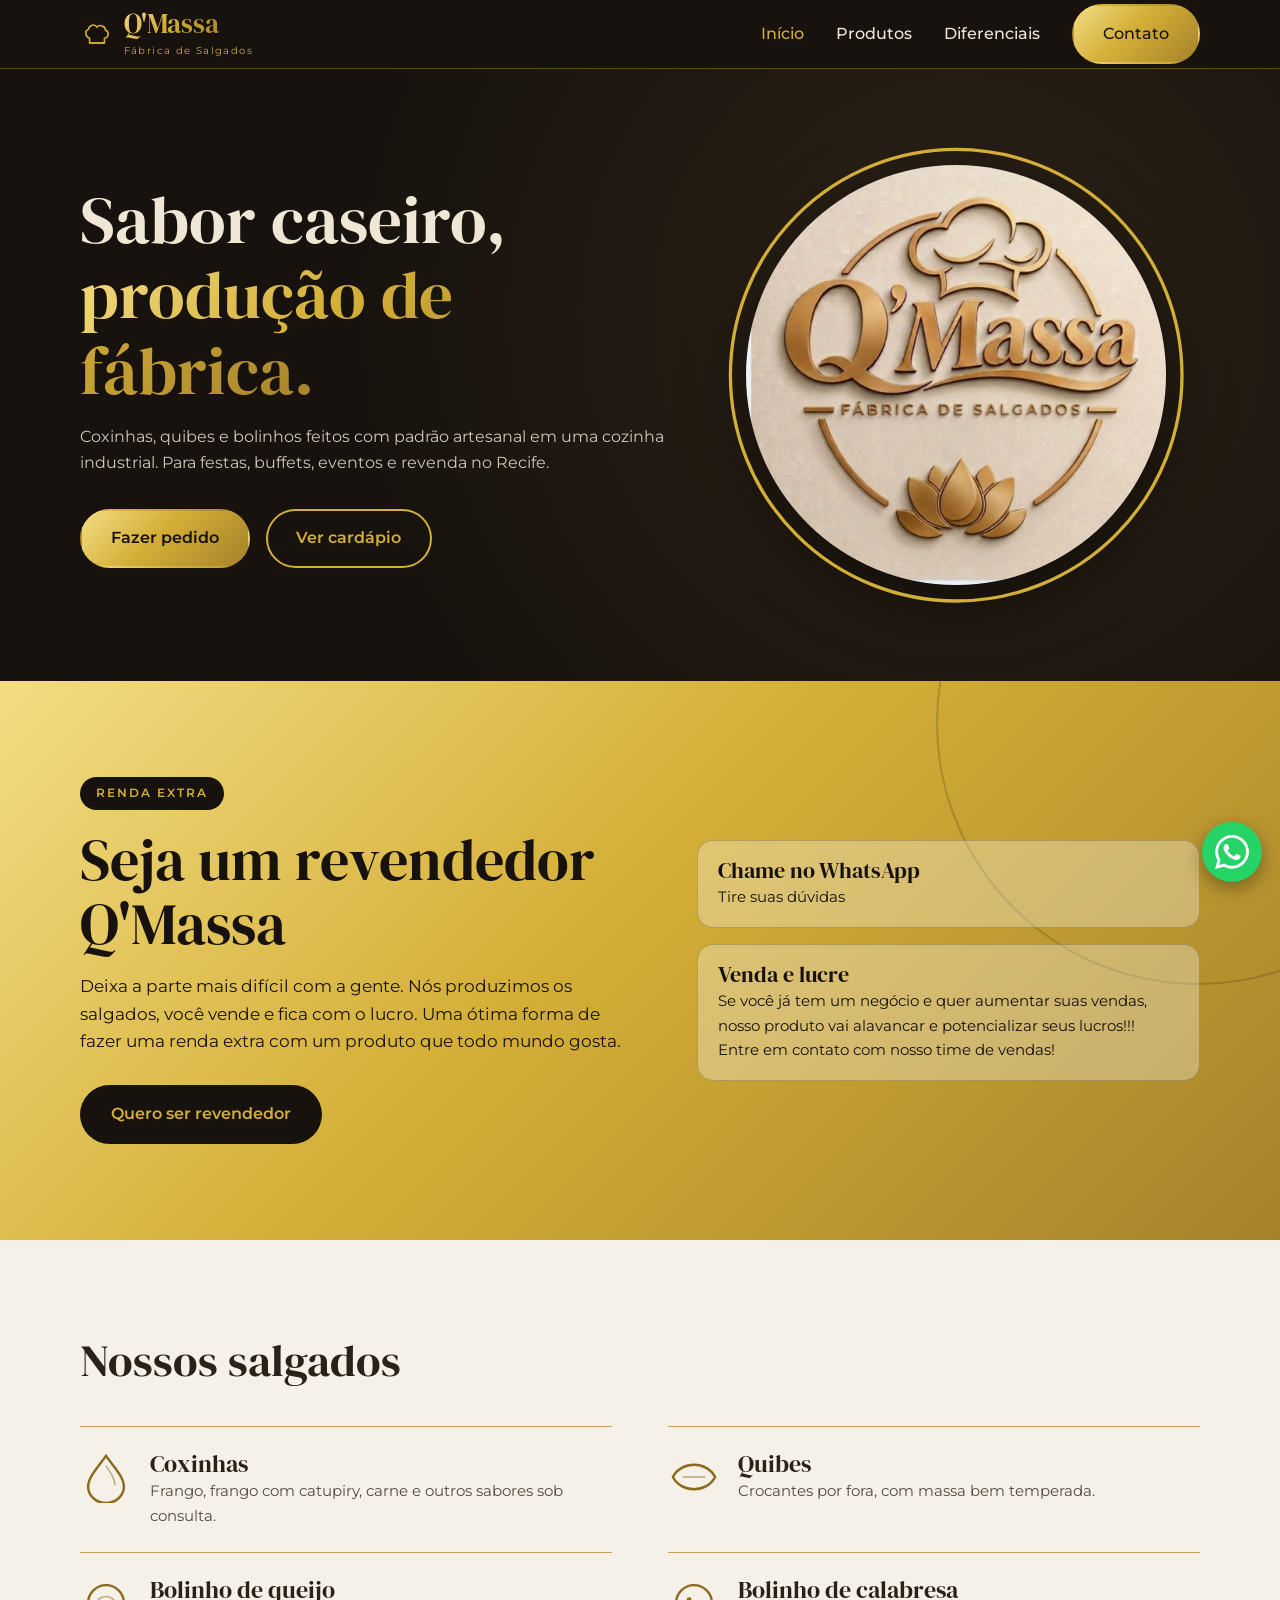
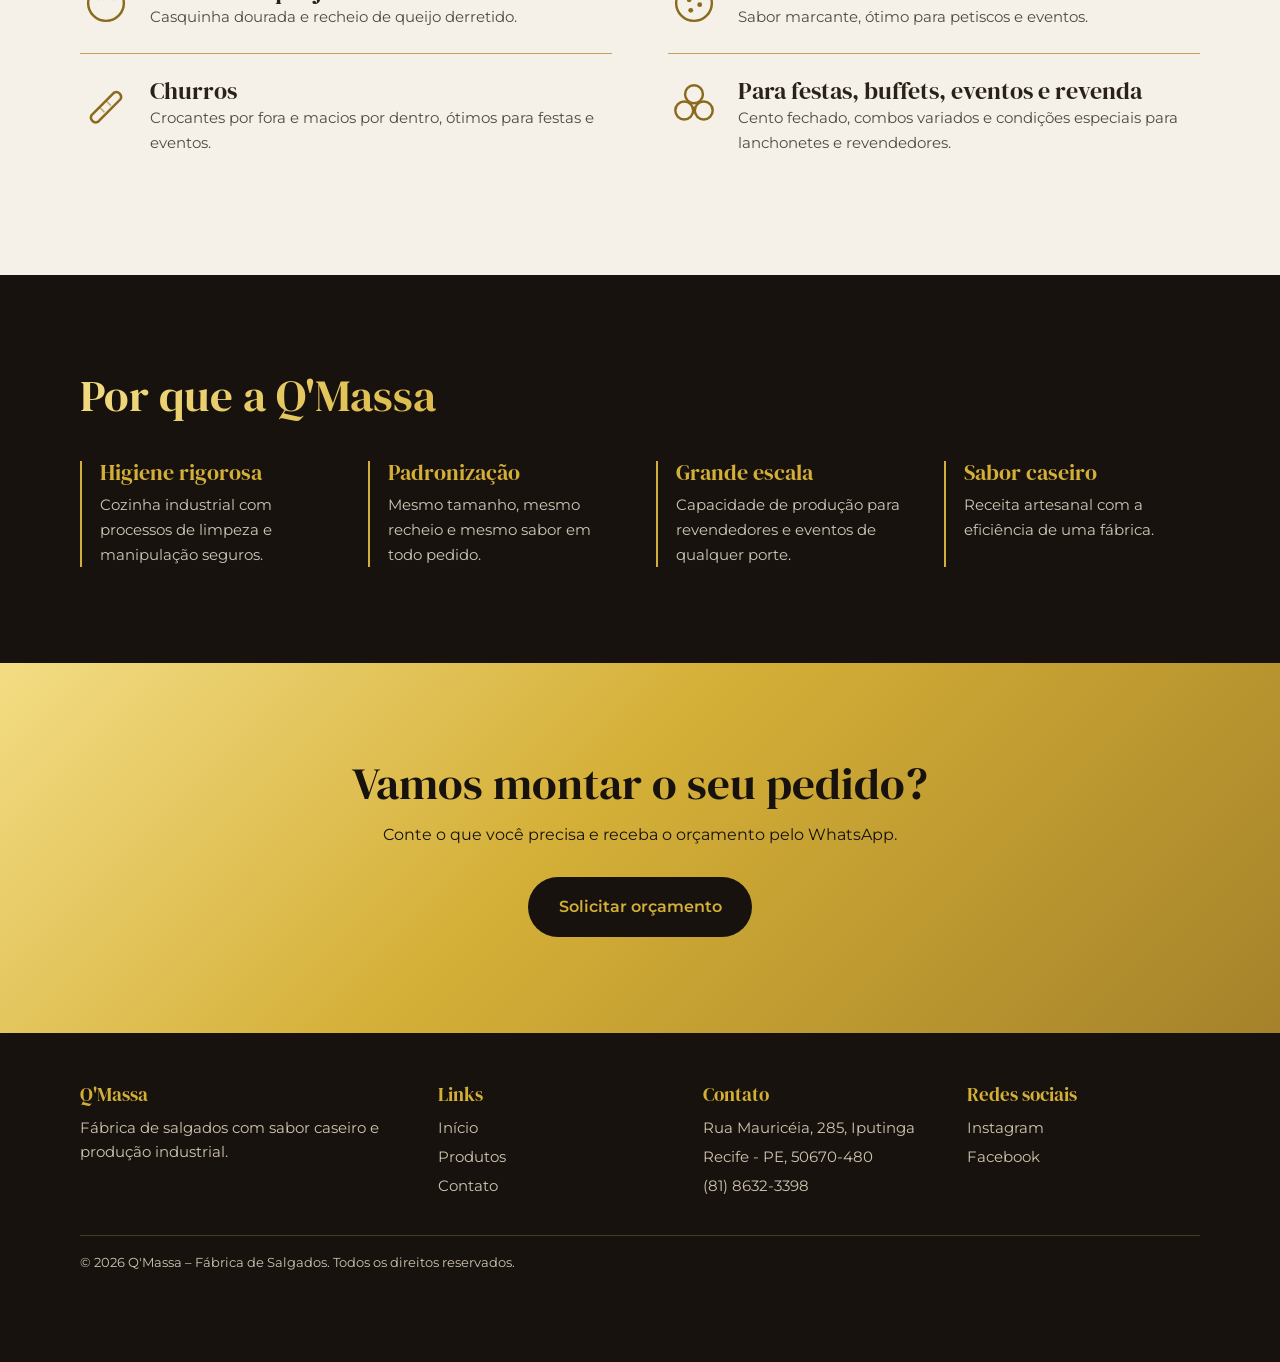
<file: index.html>
<!DOCTYPE html>
<html lang="pt-BR">
<head>
  <meta charset="UTF-8">
  <meta name="viewport" content="width=device-width, initial-scale=1">
  <title>Q'Massa – Fábrica de Salgados | Coxinhas, quibes e bolinhos</title>
  <meta name="description" content="Fábrica de salgados no Recife: coxinhas, quibes, bolinhos de queijo e de calabresa, churros para festas, buffets, eventos e revenda.">
  <link rel="preconnect" href="https://fonts.googleapis.com">
  <link rel="preconnect" href="https://fonts.gstatic.com" crossorigin>
  <link href="https://fonts.googleapis.com/css2?family=DM+Serif+Display&family=Montserrat:wght@400;500;600&display=swap" rel="stylesheet">
  <link rel="stylesheet" href="css/style.css?v=3">
</head>
<body>

<!-- Ícones dos salgados (reutilizados com <use>) -->
<svg width="0" height="0" style="position:absolute" aria-hidden="true">
  <symbol id="i-coxinha" viewBox="0 0 64 64"><path d="M32 6c10 14 22 26 22 38a22 20 0 0 1-44 0C10 32 22 20 32 6z" fill="none" stroke="currentColor" stroke-width="3"/><path d="M32 18c5 8 11 15 11 24" fill="none" stroke="currentColor" stroke-width="2" opacity=".5"/></symbol>
  <symbol id="i-quibe" viewBox="0 0 64 64"><path d="M6 32C16 12 48 12 58 32 48 52 16 52 6 32z" fill="none" stroke="currentColor" stroke-width="3"/><path d="M18 32h28" stroke="currentColor" stroke-width="2" opacity=".5"/></symbol>
  <symbol id="i-bolinho" viewBox="0 0 64 64"><circle cx="32" cy="32" r="22" fill="none" stroke="currentColor" stroke-width="3"/><path d="M22 28q10-8 20 0" fill="none" stroke="currentColor" stroke-width="2" opacity=".5"/></symbol>
  <symbol id="i-calabresa" viewBox="0 0 64 64"><circle cx="32" cy="32" r="22" fill="none" stroke="currentColor" stroke-width="3"/><circle cx="26" cy="28" r="3" fill="currentColor"/><circle cx="39" cy="34" r="3" fill="currentColor"/><circle cx="28" cy="41" r="3" fill="currentColor"/></symbol>
  <symbol id="i-churros" viewBox="0 0 64 64"><path d="M14 46 42 18a6 6 0 0 1 8 8L22 54a6 6 0 0 1-8-8z" fill="none" stroke="currentColor" stroke-width="3"/><path d="M24 36l6 6M32 28l6 6" stroke="currentColor" stroke-width="2" opacity=".5"/></symbol>
  <symbol id="i-festa" viewBox="0 0 64 64"><circle cx="20" cy="40" r="11" fill="none" stroke="currentColor" stroke-width="3"/><circle cx="44" cy="40" r="11" fill="none" stroke="currentColor" stroke-width="3"/><circle cx="32" cy="20" r="11" fill="none" stroke="currentColor" stroke-width="3"/></symbol>
</svg>

<!-- Cabeçalho -->
<header class="topo">
  <div class="wrap topo__in">
    <a class="marca" href="index.html" aria-label="Q'Massa – página inicial">
      <svg viewBox="0 0 64 64" fill="none" stroke="currentColor" stroke-width="3" aria-hidden="true"><path d="M18 40c-8-2-10-14-2-17 1-8 12-11 16-4 5-6 16-2 16 6 8 3 6 14-2 15v9H18z"/><path d="M18 49h28"/></svg>
      <span><b class="ouro">Q'Massa</b><small>Fábrica de Salgados</small></span>
    </a>
    <button class="menu-btn" aria-expanded="false" aria-controls="nav">Menu</button>
    <nav class="nav" id="nav" aria-label="Principal">
      <a href="index.html" aria-current="page">Início</a>
      <a href="#produtos">Produtos</a>
      <a href="#diferenciais">Diferenciais</a>
      <a class="btn" href="contato/index.html">Contato</a>
    </nav>
  </div>
</header>

<main>
  <!-- Hero -->
  <section class="hero">
    <div class="wrap hero__in">
      <div>
        <h1>Sabor caseiro, <span class="ouro">produção de fábrica.</span></h1>
        <p class="lede">Coxinhas, quibes e bolinhos feitos com padrão artesanal em uma cozinha industrial. Para festas, buffets, eventos e revenda no Recife.</p>
        <div class="acoes">
          <a class="btn" href="contato/index.html">Fazer pedido</a>
          <a class="btn btn--linha" href="#produtos">Ver cardápio</a>
        </div>
      </div>
      <div class="selo">
        <img src="assets/logo.png" alt="Logomarca Q'Massa – Fábrica de Salgados" width="420" height="420">
        <!-- Anel dourado que se desenha ao carregar a página -->
        <svg viewBox="0 0 100 100" aria-hidden="true"><circle cx="50" cy="50" r="48"/></svg>
      </div>
    </div>
  </section>

  <!-- Renda extra: revendedor parceiro -->
  <section class="revenda" id="revendedor" aria-labelledby="rev-titulo">
    <div class="wrap revenda__in">
      <div class="revenda__texto">
        <span class="revenda__tag">Renda extra</span>
        <h2 id="rev-titulo">Seja um revendedor Q'Massa</h2>
        <p>Deixa a parte mais difícil com a gente. Nós produzimos os salgados, você vende e fica com o lucro. 
Uma ótima forma de fazer uma renda extra com um produto que todo mundo gosta.</p>
        <a class="btn btn--escuro" target="_blank" rel="noopener"
           href="https://wa.me/558186323398?text=Ol%C3%A1!%20Tenho%20interesse%20em%20ser%20revendedor%20parceiro%20da%20Q%27Massa%20e%20gostaria%20de%20saber%20como%20funciona.">Quero ser revendedor</a>
      </div>
      <ul class="revenda__passos">
        <li><div><h3>Chame no WhatsApp</h3><p>Tire suas dúvidas</p></div></li>
        <li><div><h3>Venda e lucre</h3><p>Se você já tem um negócio e quer aumentar suas vendas, nosso produto vai alavancar e potencializar seus lucros!!! Entre em contato com nosso time de vendas!</p></div></li>
      </ul>
    </div>
  </section>

  <!-- Produtos -->
  <section class="sec" id="produtos">
    <div class="wrap">
      <h2>Nossos salgados</h2>
      <div class="menu-lista">
        <article class="item"><svg><use href="#i-coxinha"/></svg><div><h3>Coxinhas</h3><p>Frango, frango com catupiry, carne e outros sabores sob consulta.</p></div></article>
        <article class="item"><svg><use href="#i-quibe"/></svg><div><h3>Quibes</h3><p>Crocantes por fora, com massa bem temperada.</p></div></article>
        <article class="item"><svg><use href="#i-bolinho"/></svg><div><h3>Bolinho de queijo</h3><p>Casquinha dourada e recheio de queijo derretido.</p></div></article>
        <article class="item"><svg><use href="#i-calabresa"/></svg><div><h3>Bolinho de calabresa</h3><p>Sabor marcante, ótimo para petiscos e eventos.</p></div></article>
        <article class="item"><svg><use href="#i-churros"/></svg><div><h3>Churros</h3><p>Crocantes por fora e macios por dentro, ótimos para festas e eventos.</p></div></article>
        <article class="item"><svg><use href="#i-festa"/></svg><div><h3>Para festas, buffets, eventos e revenda</h3><p>Cento fechado, combos variados e condições especiais para lanchonetes e revendedores.</p></div></article>
      </div>
    </div>
  </section>

  <!-- Diferenciais -->
  <section class="sec escuro" id="diferenciais">
    <div class="wrap">
      <h2 class="ouro">Por que a Q'Massa</h2>
      <div class="dif">
        <div><h3>Higiene rigorosa</h3><p>Cozinha industrial com processos de limpeza e manipulação seguros.</p></div>
        <div><h3>Padronização</h3><p>Mesmo tamanho, mesmo recheio e mesmo sabor em todo pedido.</p></div>
        <div><h3>Grande escala</h3><p>Capacidade de produção para revendedores e eventos de qualquer porte.</p></div>
        <div><h3>Sabor caseiro</h3><p>Receita artesanal com a eficiência de uma fábrica.</p></div>
      </div>
    </div>
  </section>

  <!-- Chamada final -->
  <section class="sec chamada">
    <div class="wrap">
      <h2>Vamos montar o seu pedido?</h2>
      <p>Conte o que você precisa e receba o orçamento pelo WhatsApp.</p>
      <a class="btn btn--escuro" href="contato/index.html">Solicitar orçamento</a>
    </div>
  </section>
</main>

<!-- Rodapé -->
<footer class="rodape">
  <div class="wrap">
    <div class="rodape__in">
      <div><h4>Q'Massa</h4><p>Fábrica de salgados com sabor caseiro e produção industrial.</p></div>
      <div><h4>Links</h4><ul><li><a href="index.html">Início</a></li><li><a href="#produtos">Produtos</a></li><li><a href="contato/index.html">Contato</a></li></ul></div>
      <div><h4>Contato</h4><ul><li>Rua Mauricéia, 285, Iputinga</li><li>Recife - PE, 50670-480</li><li><a href="tel:+558186323398">(81) 8632-3398</a></li></ul></div>
      <!-- Troque o "#" pelos links reais das redes sociais -->
      <div><h4>Redes sociais</h4><ul><li><a href="#">Instagram</a></li><li><a href="#">Facebook</a></li></ul></div>
    </div>
    <p class="fim">© <span id="ano">2026</span> Q'Massa – Fábrica de Salgados. Todos os direitos reservados.</p>
  </div>
</footer>

<!-- Botão flutuante do WhatsApp -->
<a class="zap" target="_blank" rel="noopener" aria-label="Falar com a Q'Massa no WhatsApp"
   href="https://wa.me/558186323398?text=Ol%C3%A1!%20Vim%20pelo%20site%20da%20Q%27Massa%20e%20gostaria%20de%20fazer%20um%20or%C3%A7amento%20de%20salgados.">
  <svg viewBox="0 0 24 24" fill="currentColor" aria-hidden="true"><path d="M17.472 14.382c-.297-.149-1.758-.867-2.03-.967-.273-.099-.471-.148-.67.15-.197.297-.767.966-.94 1.164-.173.199-.347.223-.644.075-.297-.15-1.255-.463-2.39-1.475-.883-.788-1.48-1.761-1.653-2.059-.173-.297-.018-.458.13-.606.134-.133.298-.347.446-.52.149-.174.198-.298.298-.497.099-.198.05-.371-.025-.52-.075-.149-.669-1.612-.916-2.207-.242-.579-.487-.5-.669-.51-.173-.008-.371-.01-.57-.01-.198 0-.52.074-.792.372-.272.297-1.04 1.016-1.04 2.479 0 1.462 1.065 2.875 1.213 3.074.149.198 2.096 3.2 5.077 4.487.709.306 1.262.489 1.694.625.712.227 1.36.195 1.871.118.571-.085 1.758-.719 2.006-1.413.248-.694.248-1.289.173-1.413-.074-.124-.272-.198-.57-.347m-5.421 7.403h-.004a9.87 9.87 0 01-5.031-1.378l-.361-.214-3.741.982.998-3.648-.235-.374a9.86 9.86 0 01-1.51-5.26c.001-5.45 4.436-9.884 9.888-9.884 2.64 0 5.122 1.03 6.988 2.898a9.825 9.825 0 012.893 6.994c-.003 5.45-4.437 9.884-9.885 9.884m8.413-18.297A11.815 11.815 0 0012.05 0C5.495 0 .16 5.335.157 11.892c0 2.096.547 4.142 1.588 5.945L.057 24l6.305-1.654a11.882 11.882 0 005.683 1.448h.005c6.554 0 11.89-5.335 11.893-11.893a11.821 11.821 0 00-3.48-8.413z"/></svg>
</a>

<script src="js/main.js?v=3"></script>
</body>
</html>
</file>
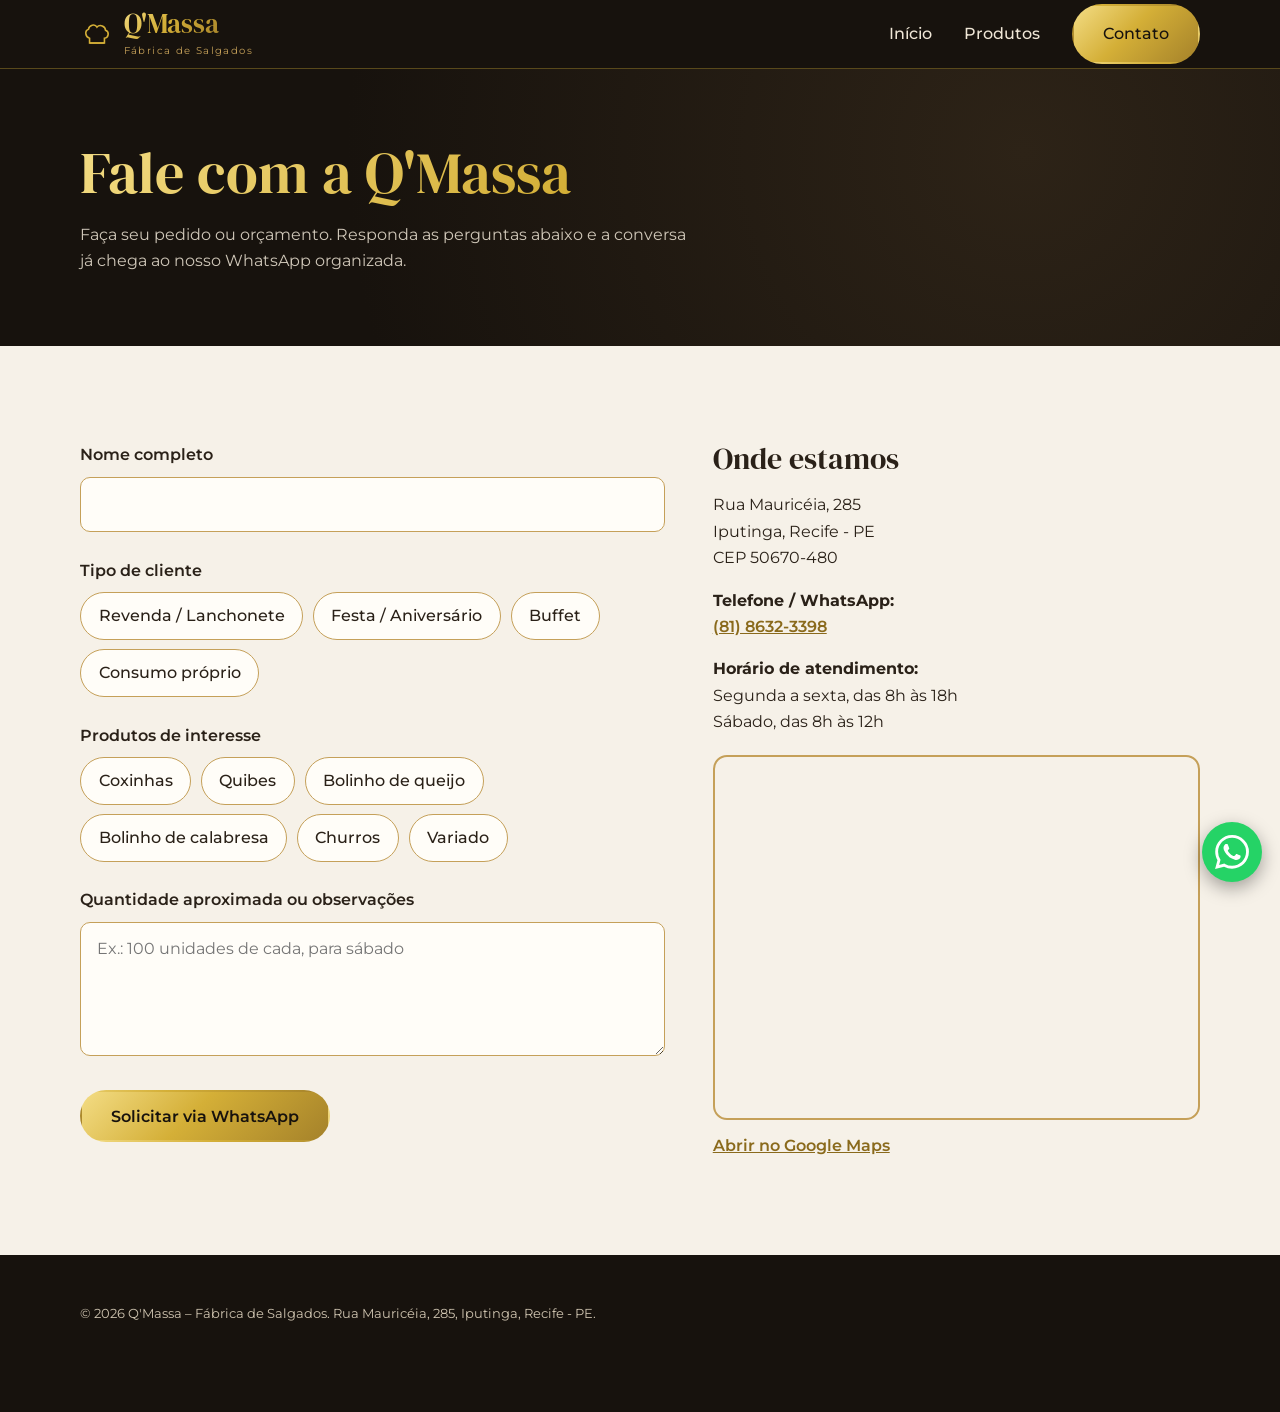
<file: contato/index.html>
<!DOCTYPE html>
<html lang="pt-BR">
<head>
  <meta charset="UTF-8">
  <meta name="viewport" content="width=device-width, initial-scale=1">
  <title>Contato e orçamento | Q'Massa – Fábrica de Salgados</title>
  <meta name="description" content="Peça seu orçamento de salgados pela Q'Massa. Responda algumas perguntas e continue o atendimento pelo WhatsApp.">
  <link rel="preconnect" href="https://fonts.googleapis.com">
  <link rel="preconnect" href="https://fonts.gstatic.com" crossorigin>
  <link href="https://fonts.googleapis.com/css2?family=DM+Serif+Display&family=Montserrat:wght@400;500;600&display=swap" rel="stylesheet">
  <link rel="stylesheet" href="../css/style.css?v=3"><!-- estilos globais -->
  <link rel="stylesheet" href="style.css?v=3"><!-- estilos da página -->
</head>
<body>

<header class="topo">
  <div class="wrap topo__in">
    <a class="marca" href="../index.html" aria-label="Q'Massa – página inicial">
      <svg viewBox="0 0 64 64" fill="none" stroke="currentColor" stroke-width="3" aria-hidden="true"><path d="M18 40c-8-2-10-14-2-17 1-8 12-11 16-4 5-6 16-2 16 6 8 3 6 14-2 15v9H18z"/><path d="M18 49h28"/></svg>
      <span><b class="ouro">Q'Massa</b><small>Fábrica de Salgados</small></span>
    </a>
    <button class="menu-btn" aria-expanded="false" aria-controls="nav">Menu</button>
    <nav class="nav" id="nav" aria-label="Principal">
      <a href="../index.html">Início</a>
      <a href="../index.html#produtos">Produtos</a>
      <a class="btn" href="index.html" aria-current="page">Contato</a>
    </nav>
  </div>
</header>

<main>
  <section class="pagina-topo">
    <div class="wrap">
      <h1 class="ouro">Fale com a Q'Massa</h1>
      <p class="lede">Faça seu pedido ou orçamento. Responda as perguntas abaixo e a conversa já chega ao nosso WhatsApp organizada.</p>
    </div>
  </section>

  <section class="sec">
    <div class="wrap contato-grid">

      <!-- Formulário de triagem (lógica em script.js) -->
      <form id="triagem" novalidate>
        <div class="campo">
          <label for="nome">Nome completo</label>
          <input id="nome" name="nome" type="text" autocomplete="name" required>
          <p class="erro" data-erro="nome"></p>
        </div>

        <fieldset class="campo">
          <legend>Tipo de cliente</legend>
          <div class="opcoes">
            <label class="pilula"><input type="radio" name="tipo" value="Revenda / Lanchonete"><span>Revenda / Lanchonete</span></label>
            <label class="pilula"><input type="radio" name="tipo" value="Festa / Aniversário"><span>Festa / Aniversário</span></label>
            <label class="pilula"><input type="radio" name="tipo" value="Buffet"><span>Buffet</span></label>
            <label class="pilula"><input type="radio" name="tipo" value="Consumo próprio"><span>Consumo próprio</span></label>
          </div>
          <p class="erro" data-erro="tipo"></p>
        </fieldset>

        <fieldset class="campo">
          <legend>Produtos de interesse</legend>
          <div class="opcoes">
            <label class="pilula"><input type="checkbox" name="produto" value="Coxinhas"><span>Coxinhas</span></label>
            <label class="pilula"><input type="checkbox" name="produto" value="Quibes"><span>Quibes</span></label>
            <label class="pilula"><input type="checkbox" name="produto" value="Bolinho de queijo"><span>Bolinho de queijo</span></label>
            <label class="pilula"><input type="checkbox" name="produto" value="Bolinho de calabresa"><span>Bolinho de calabresa</span></label>
            <label class="pilula"><input type="checkbox" name="produto" value="Churros"><span>Churros</span></label>
            <label class="pilula"><input type="checkbox" name="produto" value="Variado"><span>Variado</span></label>
          </div>
          <p class="erro" data-erro="produto"></p>
        </fieldset>

        <!-- Aparece só quando "Coxinhas" está marcado -->
        <fieldset class="campo" id="sabores" hidden>
          <legend>Sabores de coxinha</legend>
          <div class="opcoes">
            <label class="pilula"><input type="checkbox" name="sabor" value="Frango"><span>Frango</span></label>
            <label class="pilula"><input type="checkbox" name="sabor" value="Frango com catupiry"><span>Frango com catupiry</span></label>
            <label class="pilula"><input type="checkbox" name="sabor" value="Carne"><span>Carne</span></label>
          </div>
        </fieldset>

        <div class="campo">
          <label for="obs">Quantidade aproximada ou observações</label>
          <textarea id="obs" name="obs" rows="4" placeholder="Ex.: 100 unidades de cada, para sábado"></textarea>
        </div>

        <button class="btn" type="submit">Solicitar via WhatsApp</button>
      </form>

      <!-- Endereço, telefone, horários e mapa -->
      <aside class="info">
        <h2>Onde estamos</h2>
        <address>
          Rua Mauricéia, 285<br>Iputinga, Recife - PE<br>CEP 50670-480
        </address>
        <p><strong>Telefone / WhatsApp:</strong><br><a href="tel:+558186323398">(81) 8632-3398</a></p>
        <!-- AJUSTE os horários reais de atendimento -->
        <p><strong>Horário de atendimento:</strong><br>Segunda a sexta, das 8h às 18h<br>Sábado, das 8h às 12h</p>
        <div class="mapa">
          <iframe title="Mapa da Q'Massa no Google Maps" loading="lazy" referrerpolicy="no-referrer-when-downgrade"
            src="https://www.google.com/maps?q=Rua+Maur%C3%ADcea,+285,+Iputinga,+Recife+-+PE,+50670-480&amp;output=embed"></iframe>
        </div>
        <a href="https://www.google.com/maps/search/?api=1&amp;query=Rua+Maur%C3%ADcea+285+Iputinga+Recife+PE" target="_blank" rel="noopener">Abrir no Google Maps</a>
      </aside>

    </div>
  </section>
</main>

<footer class="rodape">
  <div class="wrap">
    <p class="fim" style="border:0;margin:0;padding:0">© <span id="ano">2026</span> Q'Massa – Fábrica de Salgados. Rua Mauricéia, 285, Iputinga, Recife - PE.</p>
  </div>
</footer>

<a class="zap" target="_blank" rel="noopener" aria-label="Falar com a Q'Massa no WhatsApp"
   href="https://wa.me/558186323398?text=Ol%C3%A1!%20Vim%20pelo%20site%20da%20Q%27Massa%20e%20gostaria%20de%20fazer%20um%20or%C3%A7amento%20de%20salgados.">
  <svg viewBox="0 0 24 24" fill="currentColor" aria-hidden="true"><path d="M17.472 14.382c-.297-.149-1.758-.867-2.03-.967-.273-.099-.471-.148-.67.15-.197.297-.767.966-.94 1.164-.173.199-.347.223-.644.075-.297-.15-1.255-.463-2.39-1.475-.883-.788-1.48-1.761-1.653-2.059-.173-.297-.018-.458.13-.606.134-.133.298-.347.446-.52.149-.174.198-.298.298-.497.099-.198.05-.371-.025-.52-.075-.149-.669-1.612-.916-2.207-.242-.579-.487-.5-.669-.51-.173-.008-.371-.01-.57-.01-.198 0-.52.074-.792.372-.272.297-1.04 1.016-1.04 2.479 0 1.462 1.065 2.875 1.213 3.074.149.198 2.096 3.2 5.077 4.487.709.306 1.262.489 1.694.625.712.227 1.36.195 1.871.118.571-.085 1.758-.719 2.006-1.413.248-.694.248-1.289.173-1.413-.074-.124-.272-.198-.57-.347m-5.421 7.403h-.004a9.87 9.87 0 01-5.031-1.378l-.361-.214-3.741.982.998-3.648-.235-.374a9.86 9.86 0 01-1.51-5.26c.001-5.45 4.436-9.884 9.888-9.884 2.64 0 5.122 1.03 6.988 2.898a9.825 9.825 0 012.893 6.994c-.003 5.45-4.437 9.884-9.885 9.884m8.413-18.297A11.815 11.815 0 0012.05 0C5.495 0 .16 5.335.157 11.892c0 2.096.547 4.142 1.588 5.945L.057 24l6.305-1.654a11.882 11.882 0 005.683 1.448h.005c6.554 0 11.89-5.335 11.893-11.893a11.821 11.821 0 00-3.48-8.413z"/></svg>
</a>

<script src="../js/main.js?v=3"></script><!-- menu mobile -->
<script src="script.js?v=3"></script><!-- triagem + WhatsApp -->
</body>
</html>
</file>
<file: css/style.css>
/* ==========================================================
   Q'Massa – Estilos globais + Home
   Paleta tirada da logomarca: dourado sobre off-white e marrom-escuro
   ========================================================== */
:root{
  --ouro:#D4AF37; --ouro2:#C5A059; --ouro-esc:#8a6a1c;
  --noite:#17120d; --noite2:#241c14;
  --papel:#f6f1e8; --tinta:#2a2118;
  --fonte:'Montserrat',system-ui,sans-serif;
  --serif:'DM Serif Display',Georgia,serif;
  --grad:linear-gradient(135deg,#f3dc84,#D4AF37 45%,#a5822a);
}
*{box-sizing:border-box;margin:0}
html{scroll-behavior:smooth;scroll-padding-top:84px}
body{font:400 1rem/1.65 var(--fonte);color:var(--tinta);background:var(--papel)}
img,svg,iframe{max-width:100%;display:block}
a{color:inherit}
:focus-visible{outline:3px solid var(--ouro);outline-offset:3px}
.wrap{width:min(1120px,100% - 2.5rem);margin-inline:auto}
h1,h2,h3{font-family:var(--serif);font-weight:400;line-height:1.12}
h2{font-size:clamp(1.9rem,4.5vw,2.8rem)}
.ouro{background:var(--grad);-webkit-background-clip:text;background-clip:text;color:transparent}
.sec{padding:clamp(3.5rem,8vw,6rem) 0}
.escuro{background:var(--noite);color:#efe6d6}
.lede{max-width:56ch;margin-top:1rem;opacity:.85}

/* Botões */
.btn{display:inline-block;padding:.9rem 1.8rem;border-radius:999px;font-weight:600;text-decoration:none;
  background:var(--grad);color:var(--noite);border:2px solid transparent;cursor:pointer;font-family:inherit;font-size:1rem;transition:transform .2s}
.btn:hover{transform:translateY(-2px)}
.btn--linha{background:none;color:var(--ouro);border-color:var(--ouro)}
.btn--escuro{background:var(--noite);color:var(--ouro)}

/* Cabeçalho */
.topo{position:sticky;top:0;z-index:50;background:var(--noite);border-bottom:1px solid rgba(212,175,55,.35)}
.topo__in{display:flex;align-items:center;justify-content:space-between;min-height:68px}
.marca{display:flex;align-items:center;gap:.6rem;text-decoration:none}
.marca svg{width:34px;height:34px;color:var(--ouro)}
.marca b{font:400 1.7rem/1 var(--serif)}
.marca small{display:block;font-size:.62rem;letter-spacing:.14em;color:var(--ouro2)}
.menu-btn{background:none;border:1px solid var(--ouro);color:var(--ouro);border-radius:8px;padding:.45rem .8rem;font:inherit;cursor:pointer}
.nav{display:none;position:absolute;inset:100% 0 auto;background:var(--noite);padding:1rem 1.25rem 1.5rem;flex-direction:column;gap:.9rem}
.nav.aberto{display:flex}
.nav a{color:#efe6d6;text-decoration:none;font-weight:500}
.nav a:hover,.nav a[aria-current]{color:var(--ouro)}
.nav a.btn,.nav a.btn:hover,.nav a.btn[aria-current]{color:var(--noite)}
@media(min-width:800px){
  .menu-btn{display:none}
  .nav{display:flex;position:static;flex-direction:row;align-items:center;gap:2rem;padding:0}
}

/* Hero */
.hero{background:radial-gradient(circle at 75% 40%,#2d2317,var(--noite) 60%);color:#efe6d6;padding:clamp(3rem,8vw,6rem) 0}
.hero__in{display:grid;gap:3rem;align-items:center}
.hero h1{font-size:clamp(2.4rem,6vw,4.2rem)}
.hero .acoes{display:flex;flex-wrap:wrap;gap:1rem;margin-top:2rem}
.selo{position:relative;width:min(420px,80vw);margin:0 auto}
.selo img{border-radius:50%;width:100%;box-shadow:0 20px 60px rgba(0,0,0,.5)}
.selo svg{position:absolute;inset:-6%;width:112%;max-width:none;transform:rotate(-90deg)}
.selo circle{fill:none;stroke:var(--ouro);stroke-width:.7;stroke-dasharray:302;stroke-dashoffset:302;
  animation:desenha 2.2s .3s ease-out forwards}
@keyframes desenha{to{stroke-dashoffset:0}}
@media(min-width:860px){.hero__in{grid-template-columns:1.2fr 1fr}}


/* Renda extra: revendedor parceiro */
.revenda{background:var(--grad);color:var(--noite);padding:clamp(3.5rem,8vw,6rem) 0;position:relative;overflow:hidden}
.revenda::before{content:"";position:absolute;width:520px;height:520px;right:-180px;top:-220px;border-radius:50%;border:2px solid rgba(23,18,13,.18);pointer-events:none}
.revenda__in{display:grid;gap:2.5rem;align-items:center;position:relative}
.revenda__tag{display:inline-block;background:var(--noite);color:var(--ouro);font-weight:600;font-size:.78rem;letter-spacing:.16em;text-transform:uppercase;padding:.4rem 1rem;border-radius:999px;margin-bottom:1.1rem}
.revenda h2{font-size:clamp(2.2rem,5.5vw,3.6rem)}
.revenda__texto p{max-width:50ch;margin:1rem 0 1.8rem;font-size:1.05rem}
.revenda__passos{list-style:none;padding:0;display:grid;gap:1rem}
.revenda__passos li{display:flex;gap:1rem;align-items:flex-start;background:rgba(255,255,255,.3);border:1px solid rgba(23,18,13,.22);border-radius:16px;padding:1.1rem 1.25rem}
.revenda__passos b{flex:none;width:2.6rem;height:2.6rem;border-radius:50%;background:var(--noite);color:var(--ouro);display:grid;place-items:center;font:400 1.4rem/1 var(--serif)}
.revenda__passos h3{font-size:1.35rem;margin-bottom:.15rem}
.revenda__passos p{font-size:.92rem}
@media(min-width:900px){.revenda__in{grid-template-columns:1.1fr 1fr;gap:4rem}}

/* Produtos: lista em formato de cardápio, sem cartões repetidos */
#produtos{background:var(--papel)}
.menu-lista{display:grid;gap:0 3.5rem;margin-top:2.5rem}
.item{display:flex;gap:1.1rem;padding:1.5rem 0;border-top:1px solid var(--ouro2)}
.item svg{flex:none;width:52px;height:52px;color:var(--ouro-esc)}
.item h3{font-size:1.5rem}
.item p{font-size:.95rem;opacity:.8}
@media(min-width:760px){.menu-lista{grid-template-columns:1fr 1fr}.item--larga{grid-column:1/-1}}

/* Diferenciais */
.dif{display:grid;gap:2rem;margin-top:2.5rem}
.dif div{border-left:2px solid var(--ouro);padding-left:1.1rem}
.dif h3{font-size:1.35rem;color:var(--ouro);margin-bottom:.4rem}
.dif p{font-size:.95rem;opacity:.85}
@media(min-width:600px){.dif{grid-template-columns:1fr 1fr}}
@media(min-width:1000px){.dif{grid-template-columns:repeat(4,1fr)}}

/* Chamada final */
.chamada{background:var(--grad);color:var(--noite);text-align:center}
.chamada p{margin:.8rem auto 1.8rem;max-width:48ch}

/* Rodapé */
.rodape{background:var(--noite);color:#cfc4b0;padding:3rem 0 5.5rem;font-size:.92rem}
.rodape__in{display:grid;gap:2rem}
.rodape h4{font:400 1.2rem var(--serif);color:var(--ouro);margin-bottom:.6rem}
.rodape ul{list-style:none;padding:0}
.rodape li{margin:.3rem 0}
.rodape a{text-decoration:none}
.rodape a:hover{color:var(--ouro)}
.rodape .fim{margin-top:2rem;padding-top:1rem;border-top:1px solid rgba(212,175,55,.25);font-size:.8rem}
@media(min-width:760px){.rodape__in{grid-template-columns:1.4fr 1fr 1fr 1fr}}

/* Botão flutuante do WhatsApp (todas as páginas) */
.zap{position:fixed;right:1.1rem;bottom:1.1rem;z-index:60;width:60px;height:60px;border-radius:50%;
  background:#25D366;color:#fff;display:flex;align-items:center;justify-content:center;text-decoration:none;
  box-shadow:0 6px 18px rgba(0,0,0,.35);animation:pulso 2.4s infinite}
.zap svg{width:34px;height:34px;flex:none;display:block;fill:currentColor}
@keyframes pulso{0%{box-shadow:0 0 0 0 rgba(37,211,102,.55)}70%{box-shadow:0 0 0 18px rgba(37,211,102,0)}100%{box-shadow:0 0 0 0 rgba(37,211,102,0)}}

@media(prefers-reduced-motion:reduce){
  *{animation:none!important;transition:none!important}
  .selo circle{stroke-dashoffset:0}
  html{scroll-behavior:auto}
}
</file>
<file: contato/style.css>
/* Q'Massa – estilos da página de contato */
.pagina-topo{background:radial-gradient(circle at 80% 30%,#2d2317,var(--noite) 65%);color:#efe6d6;padding:clamp(2.5rem,6vw,4.5rem) 0}
.pagina-topo h1{font-size:clamp(2.2rem,5.5vw,3.6rem)}

.contato-grid{display:grid;gap:3rem}
@media(min-width:900px){.contato-grid{grid-template-columns:1.2fr 1fr}}

/* Formulário */
.campo{border:0;padding:0;margin-bottom:1.6rem;min-width:0}
.campo label,.campo legend{display:block;font-weight:600;margin-bottom:.5rem;padding:0}
input[type=text],textarea{width:100%;padding:.85rem 1rem;border:1.5px solid var(--ouro2);border-radius:10px;
  background:#fffdf8;font:inherit;color:var(--tinta)}
input[type=text]:focus,textarea:focus{outline:3px solid rgba(212,175,55,.45);border-color:var(--ouro-esc)}

/* Opções em formato de pílula (radio e checkbox) */
.opcoes{display:flex;flex-wrap:wrap;gap:.6rem}
.pilula{position:relative;margin:0!important;font-weight:500!important}
.pilula input{position:absolute;opacity:0;inset:0;cursor:pointer}
.pilula span{display:block;padding:.6rem 1.1rem;border:1.5px solid var(--ouro2);border-radius:999px;background:#fffdf8;transition:background .2s}
.pilula input:checked+span{background:var(--noite);border-color:var(--noite);color:var(--ouro)}
.pilula input:focus-visible+span{outline:3px solid var(--ouro);outline-offset:2px}

.erro{color:#a3271b;font-size:.88rem;margin-top:.4rem;min-height:0}
.erro:empty{display:none}
[hidden]{display:none!important}

/* Informações e mapa */
.info h2{font-size:1.9rem;margin-bottom:1rem}
.info address{font-style:normal;margin-bottom:1rem}
.info p{margin-bottom:1rem}
.info a{color:var(--ouro-esc);font-weight:600}
.mapa{margin:1.2rem 0 .8rem;border:2px solid var(--ouro2);border-radius:14px;overflow:hidden;aspect-ratio:4/3}
.mapa iframe{width:100%;height:100%;border:0}
</file>
